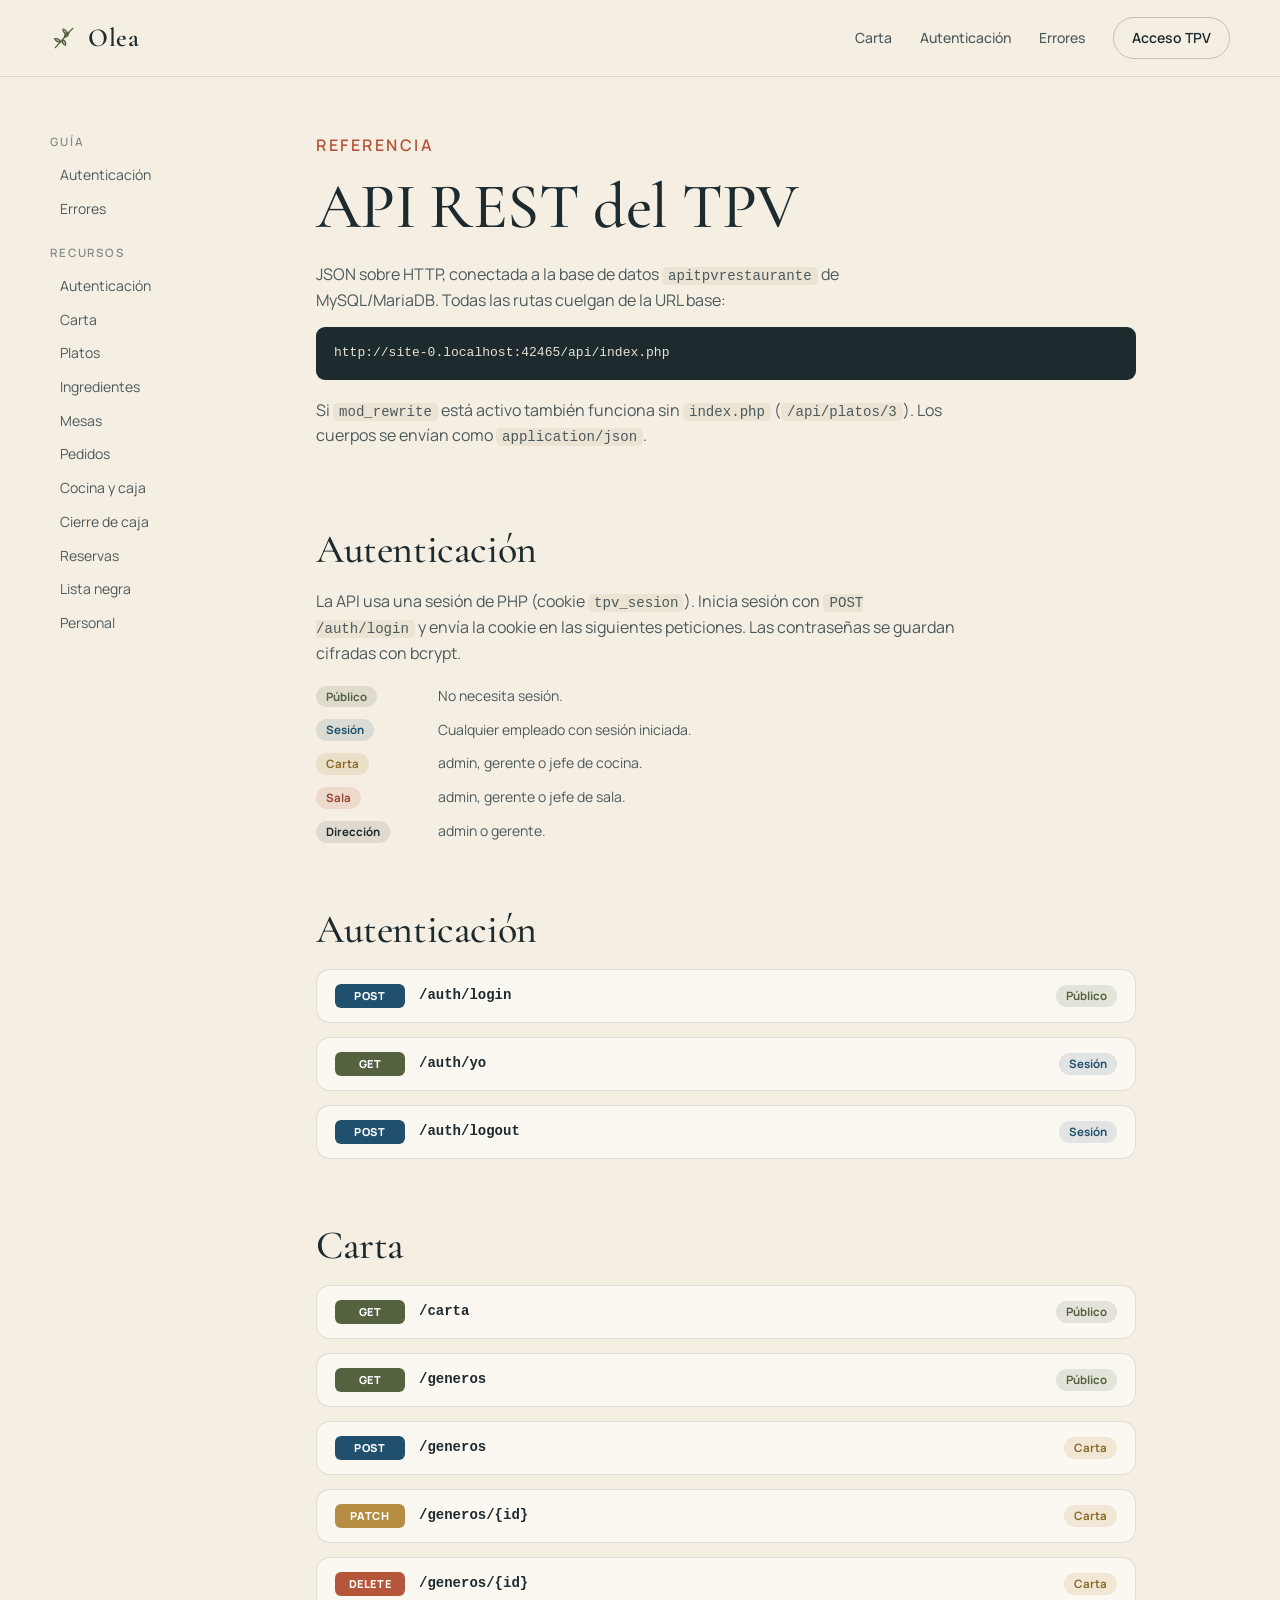
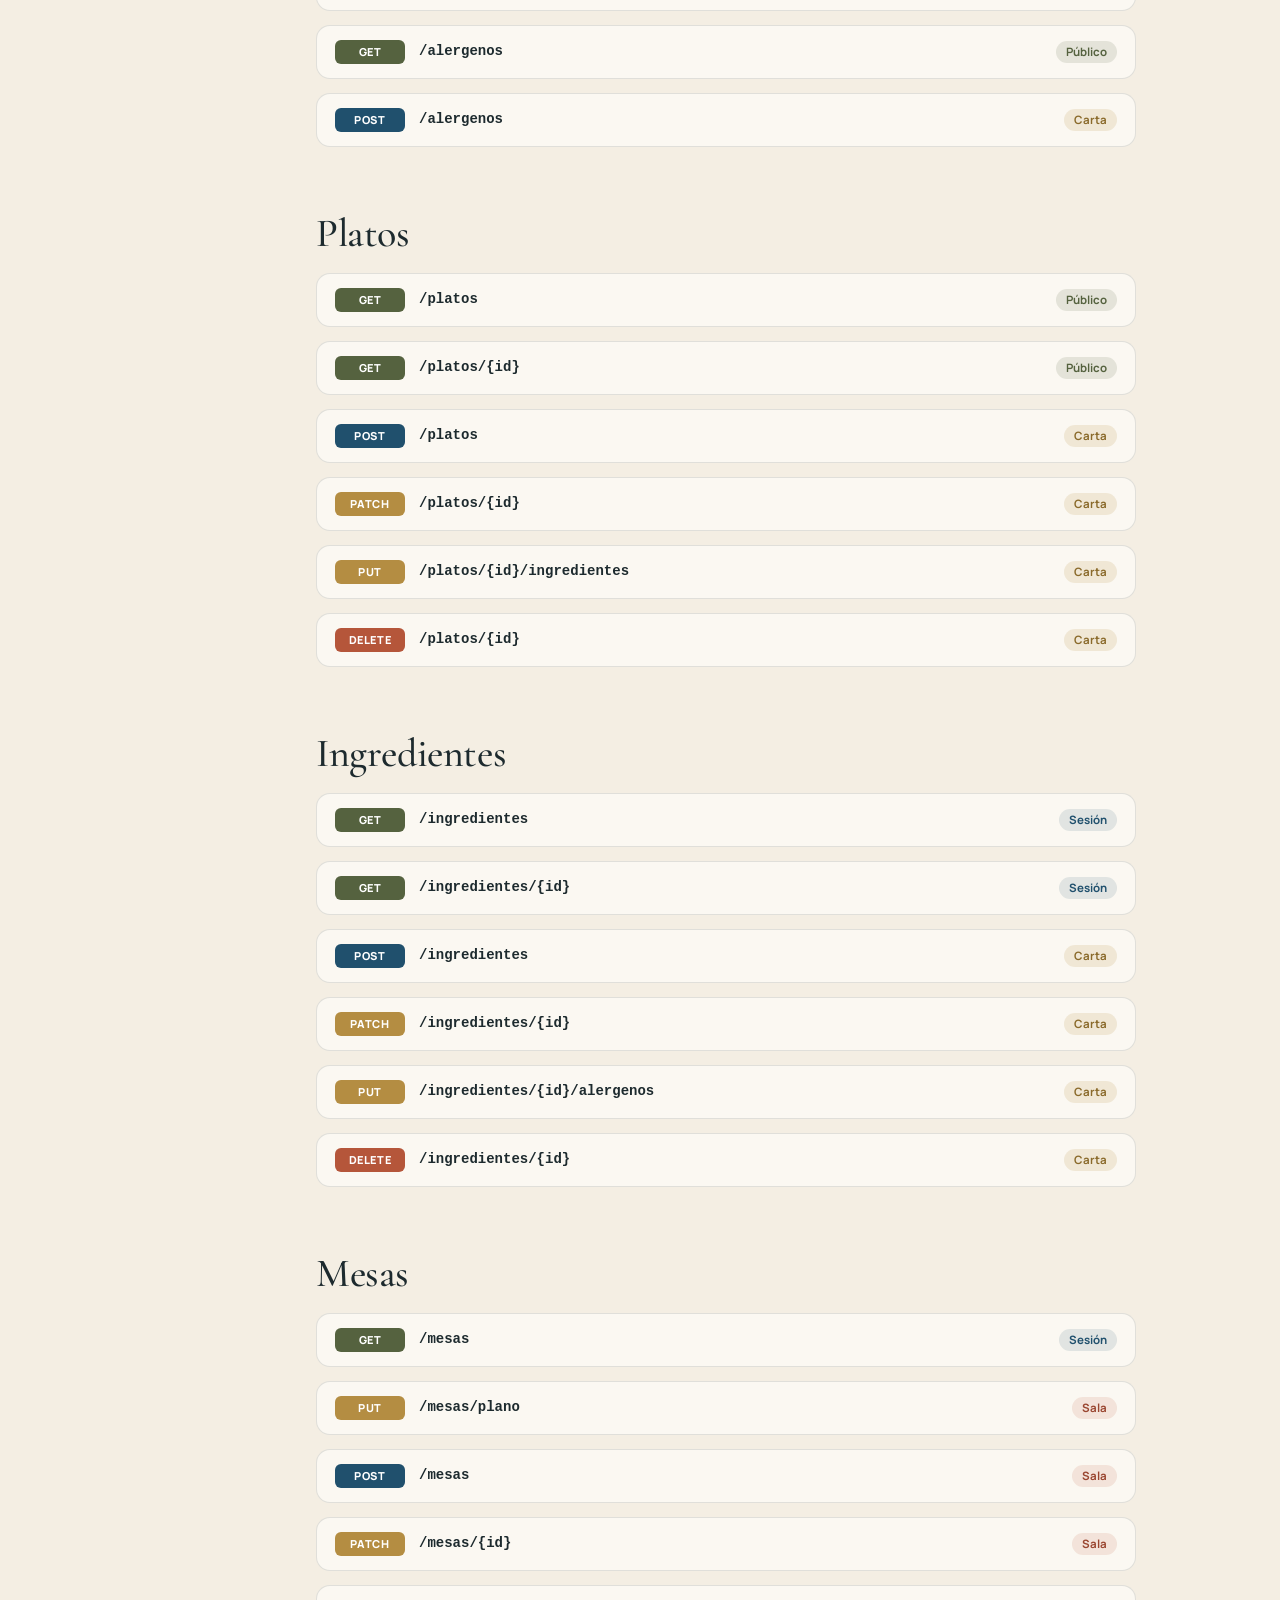
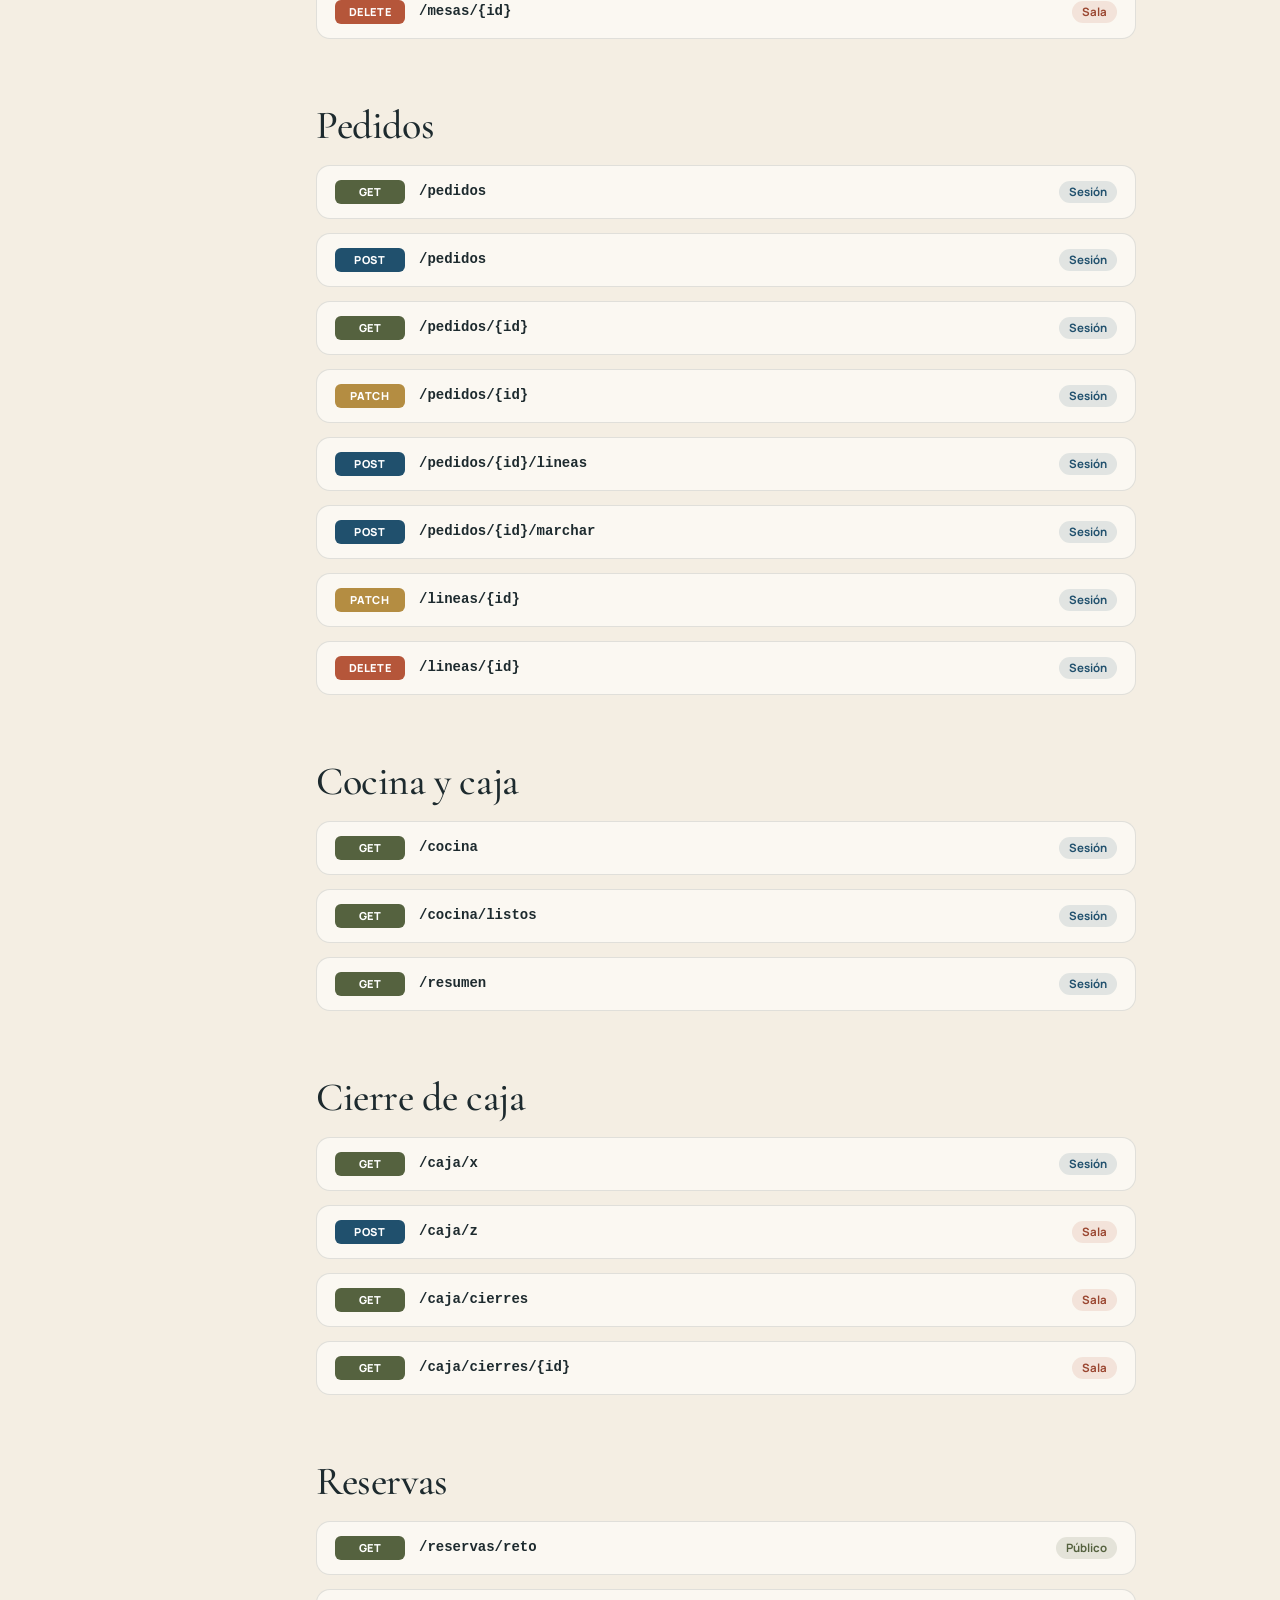
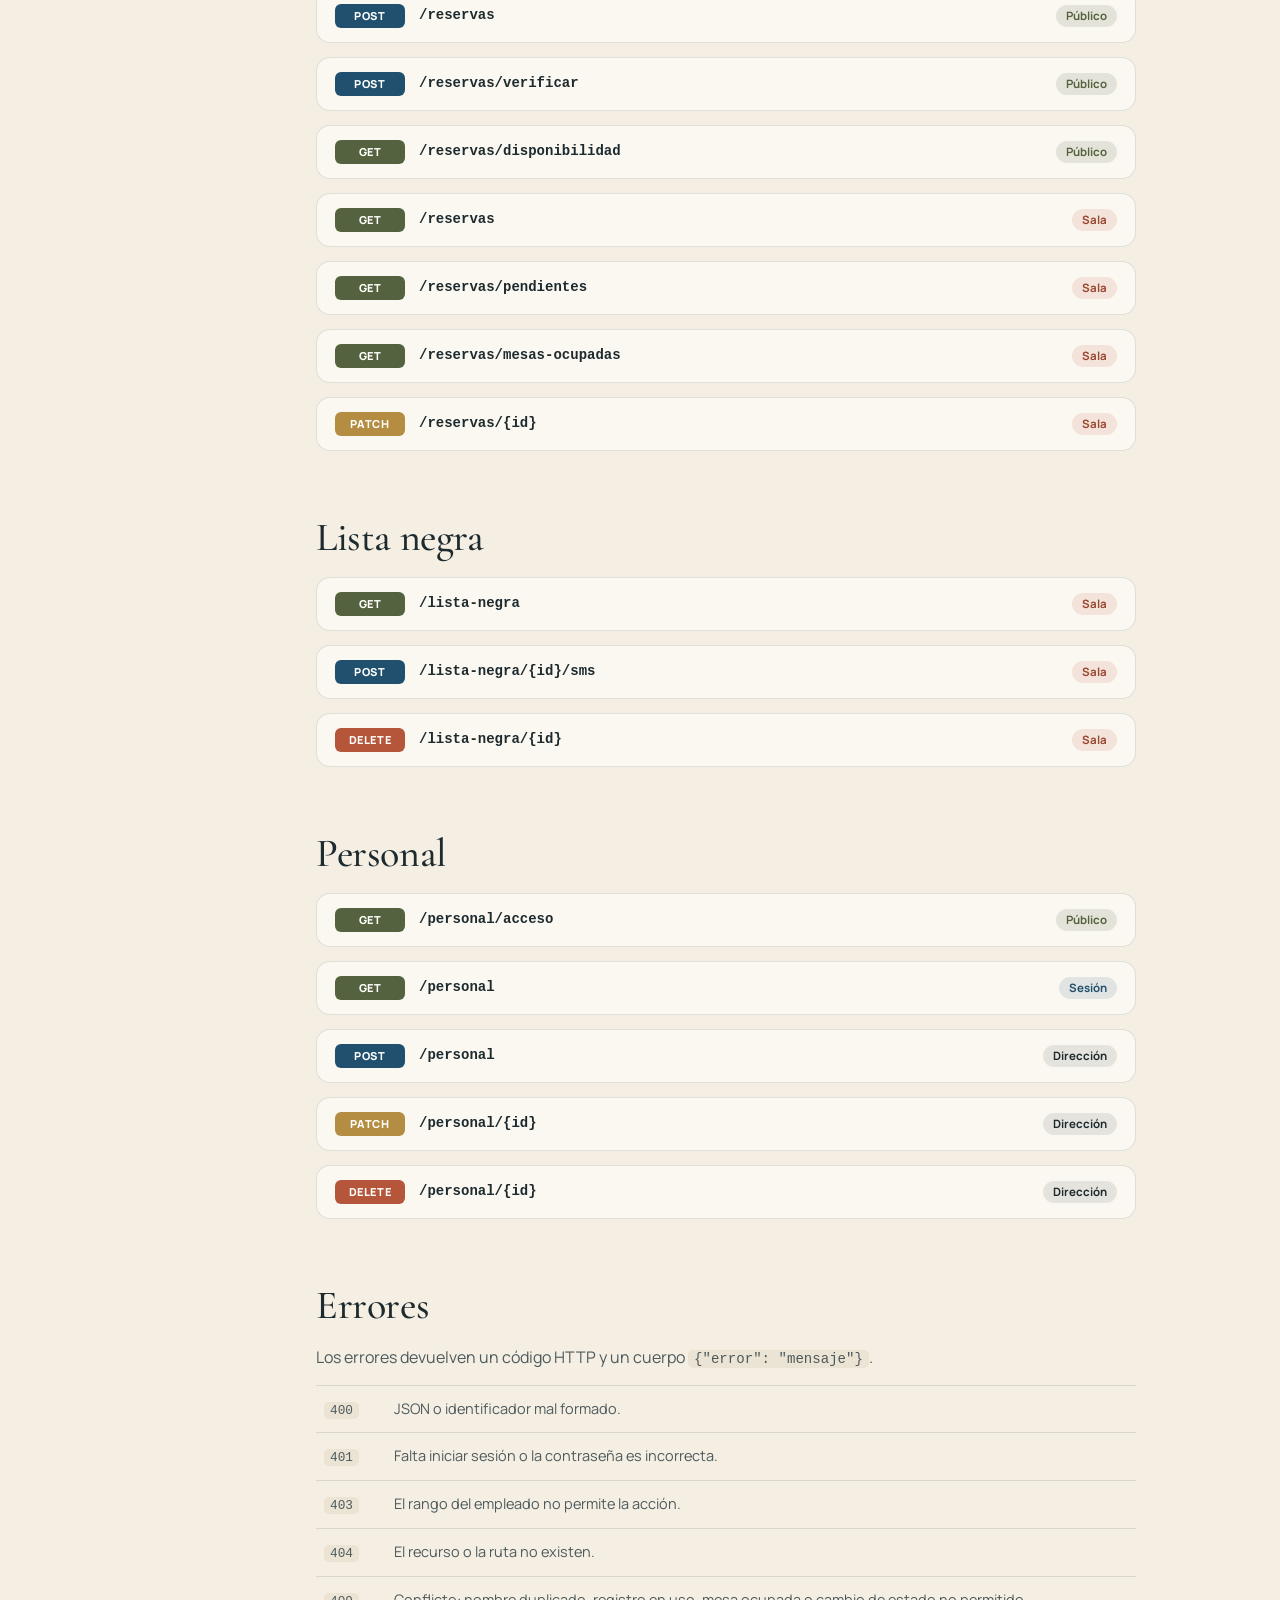
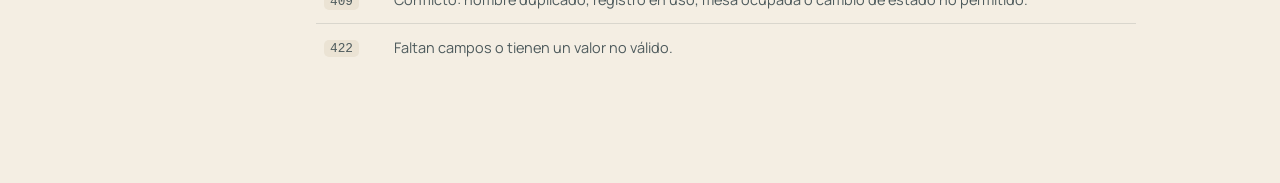
<file: docs.html>
<!doctype html>
<html lang="es">
<head>
  <meta charset="utf-8">
  <meta name="viewport" content="width=device-width, initial-scale=1">
  <title>API · Olea TPV</title>
  <link rel="stylesheet" href="css/base.css?v=20261126s">
  <link rel="stylesheet" href="css/docs.css?v=20261126s">
</head>
<body>
  <header class="cabecera">
    <div class="contenedor cabecera__fila">
      <a class="marca" href="./" id="marca">Olea</a>
      <nav class="cabecera__nav" aria-label="Principal">
        <a href="./">Carta</a>
        <a href="#autenticacion">Autenticación</a>
        <a href="#errores">Errores</a>
        <a class="btn btn--fantasma" href="tpv.html">Acceso TPV</a>
      </nav>
    </div>
  </header>

  <main class="contenedor docs">
    <aside class="docs__indice" id="indice" aria-label="Índice"></aside>

    <div class="docs__contenido">
      <section class="docs__intro">
        <p class="versalitas">Referencia</p>
        <h1>API REST del TPV</h1>
        <p>
          JSON sobre HTTP, conectada a la base de datos <code>apitpvrestaurante</code> de MySQL/MariaDB.
          Todas las rutas cuelgan de la URL base:
        </p>
        <pre class="base"><code id="url-base"></code></pre>
        <p>
          Si <code>mod_rewrite</code> está activo también funciona sin <code>index.php</code>
          (<code>/api/platos/3</code>). Los cuerpos se envían como <code>application/json</code>.
        </p>
      </section>

      <section id="autenticacion" class="docs__bloque">
        <h2>Autenticación</h2>
        <p>
          La API usa una sesión de PHP (cookie <code>tpv_sesion</code>). Inicia sesión con
          <code>POST /auth/login</code> y envía la cookie en las siguientes peticiones. Las contraseñas
          se guardan cifradas con bcrypt.
        </p>
        <dl class="niveles">
          <div><dt><span class="nivel nivel--publico">Público</span></dt><dd>No necesita sesión.</dd></div>
          <div><dt><span class="nivel nivel--sesion">Sesión</span></dt><dd>Cualquier empleado con sesión iniciada.</dd></div>
          <div><dt><span class="nivel nivel--carta">Carta</span></dt><dd>admin, gerente o jefe de cocina.</dd></div>
          <div><dt><span class="nivel nivel--sala">Sala</span></dt><dd>admin, gerente o jefe de sala.</dd></div>
          <div><dt><span class="nivel nivel--direccion">Dirección</span></dt><dd>admin o gerente.</dd></div>
        </dl>
      </section>

      <div id="grupos"></div>

      <section id="errores" class="docs__bloque">
        <h2>Errores</h2>
        <p>Los errores devuelven un código HTTP y un cuerpo <code>{"error": "mensaje"}</code>.</p>
        <table class="tabla-docs">
          <tbody>
            <tr><td><code>400</code></td><td>JSON o identificador mal formado.</td></tr>
            <tr><td><code>401</code></td><td>Falta iniciar sesión o la contraseña es incorrecta.</td></tr>
            <tr><td><code>403</code></td><td>El rango del empleado no permite la acción.</td></tr>
            <tr><td><code>404</code></td><td>El recurso o la ruta no existen.</td></tr>
            <tr><td><code>409</code></td><td>Conflicto: nombre duplicado, registro en uso, mesa ocupada o cambio de estado no permitido.</td></tr>
            <tr><td><code>422</code></td><td>Faltan campos o tienen un valor no válido.</td></tr>
          </tbody>
        </table>
      </section>
    </div>
  </main>

  <script src="js/api.js?v=20261126s"></script>
  <script src="js/docs.js?v=20261126s"></script>
</body>
</html>
</file>
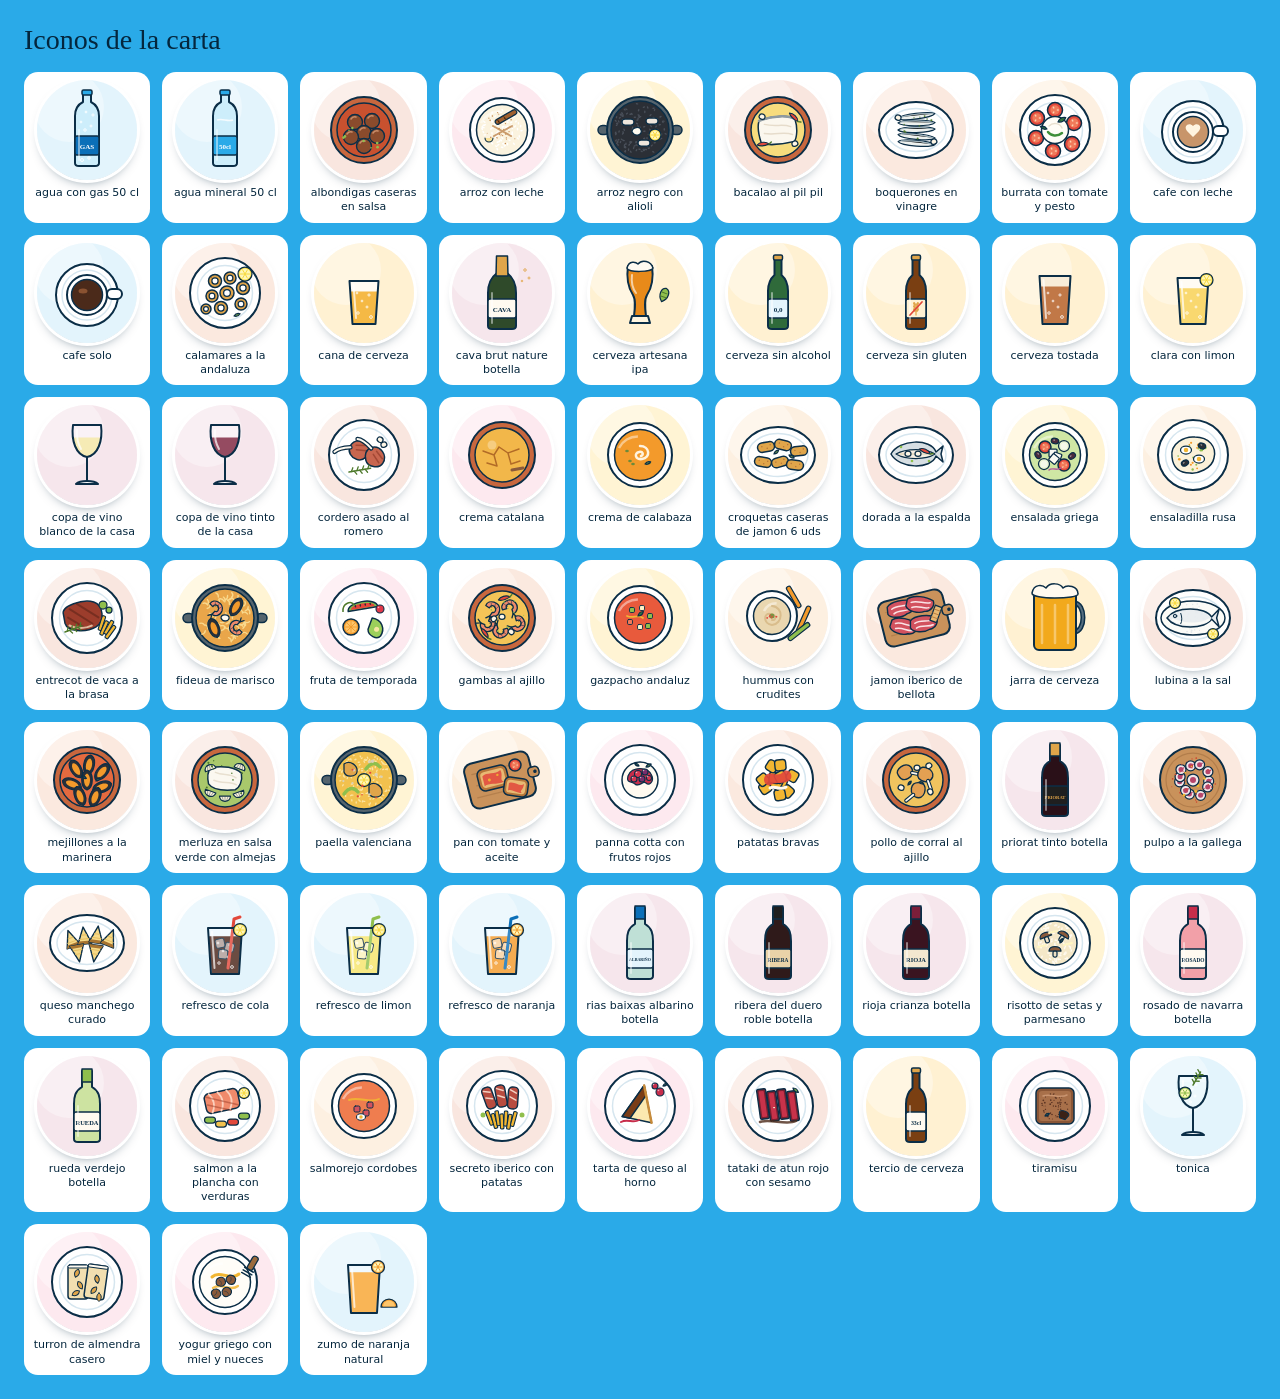
<file: herramientas/muestrario-iconos.html>
<!doctype html><html lang="es"><head><meta charset="utf-8"><title>Muestrario de iconos · Olea</title><style>body{margin:0;padding:24px;background:#2aaae8;font:13px system-ui;color:#04263d}h1{font:400 28px Georgia;margin:0 0 16px}.r{display:grid;grid-template-columns:repeat(auto-fill,minmax(118px,1fr));gap:12px}figure{margin:0;background:#fff;border-radius:14px;padding:8px;text-align:center}img{width:100px;height:100px;border-radius:50%;display:block;margin:0 auto 6px;box-shadow:0 0 0 3px #fff,0 6px 14px -8px #04263d}figcaption{font-size:11px;line-height:1.3}</style></head><body><h1>Iconos de la carta</h1><div class="r">
<figure><img src="../img/iconos/platos/agua_con_gas_50_cl.svg" alt=""><figcaption>agua con gas 50 cl</figcaption></figure>
<figure><img src="../img/iconos/platos/agua_mineral_50_cl.svg" alt=""><figcaption>agua mineral 50 cl</figcaption></figure>
<figure><img src="../img/iconos/platos/albondigas_caseras_en_salsa.svg" alt=""><figcaption>albondigas caseras en salsa</figcaption></figure>
<figure><img src="../img/iconos/platos/arroz_con_leche.svg" alt=""><figcaption>arroz con leche</figcaption></figure>
<figure><img src="../img/iconos/platos/arroz_negro_con_alioli.svg" alt=""><figcaption>arroz negro con alioli</figcaption></figure>
<figure><img src="../img/iconos/platos/bacalao_al_pil_pil.svg" alt=""><figcaption>bacalao al pil pil</figcaption></figure>
<figure><img src="../img/iconos/platos/boquerones_en_vinagre.svg" alt=""><figcaption>boquerones en vinagre</figcaption></figure>
<figure><img src="../img/iconos/platos/burrata_con_tomate_y_pesto.svg" alt=""><figcaption>burrata con tomate y pesto</figcaption></figure>
<figure><img src="../img/iconos/platos/cafe_con_leche.svg" alt=""><figcaption>cafe con leche</figcaption></figure>
<figure><img src="../img/iconos/platos/cafe_solo.svg" alt=""><figcaption>cafe solo</figcaption></figure>
<figure><img src="../img/iconos/platos/calamares_a_la_andaluza.svg" alt=""><figcaption>calamares a la andaluza</figcaption></figure>
<figure><img src="../img/iconos/platos/cana_de_cerveza.svg" alt=""><figcaption>cana de cerveza</figcaption></figure>
<figure><img src="../img/iconos/platos/cava_brut_nature_botella.svg" alt=""><figcaption>cava brut nature botella</figcaption></figure>
<figure><img src="../img/iconos/platos/cerveza_artesana_ipa.svg" alt=""><figcaption>cerveza artesana ipa</figcaption></figure>
<figure><img src="../img/iconos/platos/cerveza_sin_alcohol.svg" alt=""><figcaption>cerveza sin alcohol</figcaption></figure>
<figure><img src="../img/iconos/platos/cerveza_sin_gluten.svg" alt=""><figcaption>cerveza sin gluten</figcaption></figure>
<figure><img src="../img/iconos/platos/cerveza_tostada.svg" alt=""><figcaption>cerveza tostada</figcaption></figure>
<figure><img src="../img/iconos/platos/clara_con_limon.svg" alt=""><figcaption>clara con limon</figcaption></figure>
<figure><img src="../img/iconos/platos/copa_de_vino_blanco_de_la_casa.svg" alt=""><figcaption>copa de vino blanco de la casa</figcaption></figure>
<figure><img src="../img/iconos/platos/copa_de_vino_tinto_de_la_casa.svg" alt=""><figcaption>copa de vino tinto de la casa</figcaption></figure>
<figure><img src="../img/iconos/platos/cordero_asado_al_romero.svg" alt=""><figcaption>cordero asado al romero</figcaption></figure>
<figure><img src="../img/iconos/platos/crema_catalana.svg" alt=""><figcaption>crema catalana</figcaption></figure>
<figure><img src="../img/iconos/platos/crema_de_calabaza.svg" alt=""><figcaption>crema de calabaza</figcaption></figure>
<figure><img src="../img/iconos/platos/croquetas_caseras_de_jamon_6_uds.svg" alt=""><figcaption>croquetas caseras de jamon 6 uds</figcaption></figure>
<figure><img src="../img/iconos/platos/dorada_a_la_espalda.svg" alt=""><figcaption>dorada a la espalda</figcaption></figure>
<figure><img src="../img/iconos/platos/ensalada_griega.svg" alt=""><figcaption>ensalada griega</figcaption></figure>
<figure><img src="../img/iconos/platos/ensaladilla_rusa.svg" alt=""><figcaption>ensaladilla rusa</figcaption></figure>
<figure><img src="../img/iconos/platos/entrecot_de_vaca_a_la_brasa.svg" alt=""><figcaption>entrecot de vaca a la brasa</figcaption></figure>
<figure><img src="../img/iconos/platos/fideua_de_marisco.svg" alt=""><figcaption>fideua de marisco</figcaption></figure>
<figure><img src="../img/iconos/platos/fruta_de_temporada.svg" alt=""><figcaption>fruta de temporada</figcaption></figure>
<figure><img src="../img/iconos/platos/gambas_al_ajillo.svg" alt=""><figcaption>gambas al ajillo</figcaption></figure>
<figure><img src="../img/iconos/platos/gazpacho_andaluz.svg" alt=""><figcaption>gazpacho andaluz</figcaption></figure>
<figure><img src="../img/iconos/platos/hummus_con_crudites.svg" alt=""><figcaption>hummus con crudites</figcaption></figure>
<figure><img src="../img/iconos/platos/jamon_iberico_de_bellota.svg" alt=""><figcaption>jamon iberico de bellota</figcaption></figure>
<figure><img src="../img/iconos/platos/jarra_de_cerveza.svg" alt=""><figcaption>jarra de cerveza</figcaption></figure>
<figure><img src="../img/iconos/platos/lubina_a_la_sal.svg" alt=""><figcaption>lubina a la sal</figcaption></figure>
<figure><img src="../img/iconos/platos/mejillones_a_la_marinera.svg" alt=""><figcaption>mejillones a la marinera</figcaption></figure>
<figure><img src="../img/iconos/platos/merluza_en_salsa_verde_con_almejas.svg" alt=""><figcaption>merluza en salsa verde con almejas</figcaption></figure>
<figure><img src="../img/iconos/platos/paella_valenciana.svg" alt=""><figcaption>paella valenciana</figcaption></figure>
<figure><img src="../img/iconos/platos/pan_con_tomate_y_aceite.svg" alt=""><figcaption>pan con tomate y aceite</figcaption></figure>
<figure><img src="../img/iconos/platos/panna_cotta_con_frutos_rojos.svg" alt=""><figcaption>panna cotta con frutos rojos</figcaption></figure>
<figure><img src="../img/iconos/platos/patatas_bravas.svg" alt=""><figcaption>patatas bravas</figcaption></figure>
<figure><img src="../img/iconos/platos/pollo_de_corral_al_ajillo.svg" alt=""><figcaption>pollo de corral al ajillo</figcaption></figure>
<figure><img src="../img/iconos/platos/priorat_tinto_botella.svg" alt=""><figcaption>priorat tinto botella</figcaption></figure>
<figure><img src="../img/iconos/platos/pulpo_a_la_gallega.svg" alt=""><figcaption>pulpo a la gallega</figcaption></figure>
<figure><img src="../img/iconos/platos/queso_manchego_curado.svg" alt=""><figcaption>queso manchego curado</figcaption></figure>
<figure><img src="../img/iconos/platos/refresco_de_cola.svg" alt=""><figcaption>refresco de cola</figcaption></figure>
<figure><img src="../img/iconos/platos/refresco_de_limon.svg" alt=""><figcaption>refresco de limon</figcaption></figure>
<figure><img src="../img/iconos/platos/refresco_de_naranja.svg" alt=""><figcaption>refresco de naranja</figcaption></figure>
<figure><img src="../img/iconos/platos/rias_baixas_albarino_botella.svg" alt=""><figcaption>rias baixas albarino botella</figcaption></figure>
<figure><img src="../img/iconos/platos/ribera_del_duero_roble_botella.svg" alt=""><figcaption>ribera del duero roble botella</figcaption></figure>
<figure><img src="../img/iconos/platos/rioja_crianza_botella.svg" alt=""><figcaption>rioja crianza botella</figcaption></figure>
<figure><img src="../img/iconos/platos/risotto_de_setas_y_parmesano.svg" alt=""><figcaption>risotto de setas y parmesano</figcaption></figure>
<figure><img src="../img/iconos/platos/rosado_de_navarra_botella.svg" alt=""><figcaption>rosado de navarra botella</figcaption></figure>
<figure><img src="../img/iconos/platos/rueda_verdejo_botella.svg" alt=""><figcaption>rueda verdejo botella</figcaption></figure>
<figure><img src="../img/iconos/platos/salmon_a_la_plancha_con_verduras.svg" alt=""><figcaption>salmon a la plancha con verduras</figcaption></figure>
<figure><img src="../img/iconos/platos/salmorejo_cordobes.svg" alt=""><figcaption>salmorejo cordobes</figcaption></figure>
<figure><img src="../img/iconos/platos/secreto_iberico_con_patatas.svg" alt=""><figcaption>secreto iberico con patatas</figcaption></figure>
<figure><img src="../img/iconos/platos/tarta_de_queso_al_horno.svg" alt=""><figcaption>tarta de queso al horno</figcaption></figure>
<figure><img src="../img/iconos/platos/tataki_de_atun_rojo_con_sesamo.svg" alt=""><figcaption>tataki de atun rojo con sesamo</figcaption></figure>
<figure><img src="../img/iconos/platos/tercio_de_cerveza.svg" alt=""><figcaption>tercio de cerveza</figcaption></figure>
<figure><img src="../img/iconos/platos/tiramisu.svg" alt=""><figcaption>tiramisu</figcaption></figure>
<figure><img src="../img/iconos/platos/tonica.svg" alt=""><figcaption>tonica</figcaption></figure>
<figure><img src="../img/iconos/platos/turron_de_almendra_casero.svg" alt=""><figcaption>turron de almendra casero</figcaption></figure>
<figure><img src="../img/iconos/platos/yogur_griego_con_miel_y_nueces.svg" alt=""><figcaption>yogur griego con miel y nueces</figcaption></figure>
<figure><img src="../img/iconos/platos/zumo_de_naranja_natural.svg" alt=""><figcaption>zumo de naranja natural</figcaption></figure>
</div></body></html>
</file>
<file: css/base.css>
/* =====================================================================
   Olea · cocina mediterránea — estilos base compartidos
   ===================================================================== */
@import url('https://fonts.googleapis.com/css2?family=Cormorant+Garamond:ital,wght@0,300;0,400;0,500;0,600;1,300;1,400;1,500&family=Manrope:wght@400;500;600;700&display=swap');

:root {
  /* Paleta: arena, olivo, terracota, azul egeo */
  --arena:        #f4eee3;
  --arena-2:      #ebe3d4;
  --marfil:       #fbf8f2;
  --tinta:        #1d2a2e;
  --tinta-2:      #4d5a5c;
  --tinta-3:      #858d8b;
  --olivo:        #55623f;
  --olivo-claro:  #a3ad85;
  --terracota:    #b5563a;
  --terracota-2:  #9a4630;
  --egeo:         #20506d;
  --oro:          #b48d42;
  --linea:        rgba(29, 42, 46, .12);
  --linea-fuerte: rgba(29, 42, 46, .22);

  --serif: 'Cormorant Garamond', 'Times New Roman', serif;
  --sans:  'Manrope', system-ui, -apple-system, 'Segoe UI', sans-serif;

  --radio:    14px;
  --radio-sm: 9px;
  --sombra:   0 1px 2px rgba(29,42,46,.05), 0 8px 24px -12px rgba(29,42,46,.18);
  --sombra-alta: 0 2px 6px rgba(29,42,46,.06), 0 24px 48px -20px rgba(29,42,46,.35);
  --transicion: 180ms cubic-bezier(.2,.7,.3,1);
}

*, *::before, *::after { box-sizing: border-box; }

html { -webkit-text-size-adjust: 100%; scroll-behavior: smooth; }

body {
  margin: 0;
  font-family: var(--sans);
  font-size: 15px;
  line-height: 1.55;
  color: var(--tinta);
  background: var(--arena);
  -webkit-font-smoothing: antialiased;
}

h1, h2, h3 {
  font-family: var(--serif);
  font-weight: 600;
  line-height: 1.1;
  letter-spacing: -.01em;
  margin: 0;
  text-wrap: balance;
}

p { margin: 0; text-wrap: pretty; }
a { color: inherit; }
img { display: block; max-width: 100%; }
button, input, select, textarea { font: inherit; color: inherit; }

:focus-visible {
  outline: 2px solid var(--terracota);
  outline-offset: 2px;
}

.versalitas {
  font-size: 11.5px;
  font-weight: 600;
  letter-spacing: .16em;
  text-transform: uppercase;
}

.num { font-variant-numeric: tabular-nums; }

/* --- Marca ------------------------------------------------------------ */
.marca {
  display: inline-flex;
  align-items: center;
  gap: 10px;
  text-decoration: none;
  font-family: var(--serif);
  font-size: 26px;
  font-weight: 600;
  letter-spacing: .02em;
}
.marca svg { width: 28px; height: 28px; color: var(--olivo); }

/* --- Botones ---------------------------------------------------------- */
.btn {
  display: inline-flex;
  align-items: center;
  justify-content: center;
  gap: 8px;
  min-height: 42px;
  padding: 0 18px;
  border: 1px solid transparent;
  border-radius: 999px;
  font-weight: 600;
  font-size: 14px;
  text-decoration: none;
  cursor: pointer;
  background: var(--tinta);
  color: var(--marfil);
  transition: background var(--transicion), transform var(--transicion), border-color var(--transicion), opacity var(--transicion);
}
.btn:hover { background: #2c3c41; }
.btn:active { transform: scale(.98); }
.btn:disabled { opacity: .45; cursor: not-allowed; }
.btn--acento { background: var(--terracota); }
.btn--acento:hover { background: var(--terracota-2); }
.btn--olivo { background: var(--olivo); }
.btn--olivo:hover { background: #46512f; }
.btn--fantasma { background: transparent; color: inherit; border-color: var(--linea-fuerte); }
.btn--fantasma:hover { background: rgba(29,42,46,.05); }
.btn--peligro { background: transparent; color: var(--terracota); border-color: currentColor; }
.btn--peligro:hover { background: rgba(181,86,58,.08); }
.btn--grande { min-height: 52px; padding: 0 26px; font-size: 15px; }

/* --- Etiquetas -------------------------------------------------------- */
.chip {
  display: inline-flex;
  align-items: center;
  gap: 6px;
  padding: 3px 10px;
  border-radius: 999px;
  font-size: 12px;
  font-weight: 500;
  background: var(--arena-2);
  color: var(--tinta-2);
  white-space: nowrap;
}

/* --- Avisos (toast) --------------------------------------------------- */
.avisos {
  position: fixed;
  left: 50%;
  bottom: 24px;
  transform: translateX(-50%);
  display: grid;
  gap: 8px;
  z-index: 100;
  pointer-events: none;
}
.aviso {
  padding: 12px 20px;
  border-radius: 999px;
  background: var(--tinta);
  color: var(--marfil);
  font-size: 14px;
  font-weight: 500;
  box-shadow: var(--sombra-alta);
  animation: aviso-entra 240ms var(--transicion) both;
}
.aviso--error { background: var(--terracota-2); }
.aviso.saliendo { animation: aviso-sale 200ms ease-in both; }
@keyframes aviso-entra { from { opacity: 0; transform: translateY(10px); } }
@keyframes aviso-sale  { to   { opacity: 0; transform: translateY(6px); } }

/* --- Utilidades ------------------------------------------------------- */
.oculto { display: none !important; }
.sr { position: absolute; width: 1px; height: 1px; overflow: hidden; clip: rect(0 0 0 0); white-space: nowrap; }

.cargando {
  display: grid;
  place-items: center;
  padding: 64px 0;
  color: var(--tinta-3);
}
.cargando::before {
  content: '';
  width: 26px; height: 26px;
  border: 2px solid currentColor;
  border-right-color: transparent;
  border-radius: 50%;
  animation: girar .8s linear infinite;
}
@keyframes girar { to { transform: rotate(360deg); } }

@media (prefers-reduced-motion: reduce) {
  *, *::before, *::after { animation-duration: .01ms !important; transition-duration: .01ms !important; scroll-behavior: auto !important; }
}
</file>
<file: css/docs.css>
/* =====================================================================
   Documentación de la API
   ===================================================================== */
.docs {
  display: grid;
  grid-template-columns: 210px 1fr;
  gap: 56px;
  padding: 56px 0 120px;
}
.docs__indice {
  position: sticky;
  top: 24px;
  align-self: start;
  display: grid;
  gap: 2px;
  font-size: 14px;
}
.docs__indice p { margin: 18px 0 6px; color: var(--tinta-3); }
.docs__indice p:first-child { margin-top: 0; }
.docs__indice a { padding: 5px 10px; border-radius: 8px; color: var(--tinta-2); text-decoration: none; }
.docs__indice a:hover { background: var(--arena-2); color: var(--tinta); }

.docs__contenido { min-width: 0; max-width: 820px; }
.docs__intro h1 { font-size: clamp(42px, 6vw, 64px); font-weight: 500; margin: 10px 0 20px; }
.docs__intro .versalitas { color: var(--terracota); }
.docs__intro p, .docs__bloque > p { color: var(--tinta-2); font-size: 16px; margin-bottom: 14px; max-width: 64ch; }

code {
  font-family: ui-monospace, 'Cascadia Code', Consolas, monospace;
  font-size: .88em;
  padding: 1px 6px;
  border-radius: 5px;
  background: var(--arena-2);
}
pre {
  margin: 0;
  padding: 16px 18px;
  border-radius: var(--radio-sm);
  background: var(--tinta);
  color: #e6e1d6;
  overflow-x: auto;
  font-size: 13px;
  line-height: 1.6;
}
pre code { background: none; padding: 0; font-size: inherit; color: inherit; }
pre.base { margin: 8px 0 18px; }

.docs__bloque { padding-top: 64px; scroll-margin-top: 16px; }
.docs__bloque h2 { font-size: 40px; font-weight: 500; margin-bottom: 18px; }

.niveles { display: grid; gap: 10px; margin: 18px 0 0; }
.niveles div { display: grid; grid-template-columns: 110px 1fr; align-items: center; gap: 12px; }
.niveles dd { margin: 0; color: var(--tinta-2); font-size: 14px; }

.nivel {
  display: inline-block;
  padding: 2px 10px;
  border-radius: 999px;
  font-size: 11.5px;
  font-weight: 700;
  white-space: nowrap;
}
.nivel--publico   { background: rgba(85,98,63,.14);  color: var(--olivo); }
.nivel--sesion    { background: rgba(32,80,109,.12); color: var(--egeo); }
.nivel--carta     { background: rgba(180,141,66,.16); color: #8a6a2b; }
.nivel--sala      { background: rgba(181,86,58,.13); color: var(--terracota-2); }
.nivel--direccion { background: rgba(29,42,46,.1);   color: var(--tinta); }

.endpoint {
  margin-top: 14px;
  border: 1px solid var(--linea);
  border-radius: var(--radio);
  background: var(--marfil);
  overflow: hidden;
}
.endpoint summary {
  display: grid;
  grid-template-columns: 70px 1fr auto;
  align-items: center;
  gap: 14px;
  padding: 14px 18px;
  cursor: pointer;
  list-style: none;
  transition: background var(--transicion);
}
.endpoint summary::-webkit-details-marker { display: none; }
.endpoint summary:hover { background: rgba(29,42,46,.03); }
.endpoint__ruta { font-family: ui-monospace, 'Cascadia Code', Consolas, monospace; font-size: 14px; font-weight: 600; overflow-wrap: anywhere; }
.endpoint__ruta small { display: block; font-family: var(--sans); font-weight: 400; font-size: 13px; color: var(--tinta-2); margin-top: 2px; }

.metodo {
  display: inline-grid;
  place-items: center;
  height: 24px;
  border-radius: 6px;
  font-size: 11px;
  font-weight: 800;
  letter-spacing: .06em;
  color: #fff;
}
.metodo--GET    { background: var(--olivo); }
.metodo--POST   { background: var(--egeo); }
.metodo--PUT, .metodo--PATCH { background: var(--oro); }
.metodo--DELETE { background: var(--terracota); }

.endpoint__detalle { padding: 4px 18px 18px; border-top: 1px solid var(--linea); display: grid; gap: 12px; }
.endpoint__detalle > p { color: var(--tinta-2); font-size: 14px; padding-top: 12px; }
.endpoint__etiqueta { font-size: 11px; font-weight: 700; letter-spacing: .12em; text-transform: uppercase; color: var(--tinta-3); }
.probar { justify-self: start; min-height: 34px; padding: 0 14px; font-size: 13px; }
.respuesta { max-height: 360px; }

.tabla-docs { width: 100%; border-collapse: collapse; font-size: 14.5px; }
.tabla-docs td { padding: 12px 8px; border-top: 1px solid var(--linea); color: var(--tinta-2); }
.tabla-docs td:first-child { width: 70px; }

@media (max-width: 900px) {
  .docs { grid-template-columns: 1fr; gap: 0; padding-top: 32px; }
  .docs__indice { display: none; }
  .endpoint summary { grid-template-columns: 60px 1fr; }
  .endpoint summary .nivel { grid-column: 2; justify-self: start; }
}

/* --- Estructura compartida (antes venía de carta.css) ----------------- */
.contenedor { width: min(1180px, 100% - 48px); margin-inline: auto; }
.cabecera { position: relative; z-index: 5; border-bottom: 1px solid var(--linea); }
.cabecera__fila { display: flex; align-items: center; justify-content: space-between; height: 76px; }
.cabecera__nav { display: flex; align-items: center; gap: 28px; font-size: 14px; font-weight: 500; }
.cabecera__nav a:not(.btn) { text-decoration: none; color: var(--tinta-2); transition: color var(--transicion); }
.cabecera__nav a:not(.btn):hover { color: var(--tinta); }
@media (max-width: 900px) { .cabecera__nav a:not(.btn) { display: none; } }
</file>
